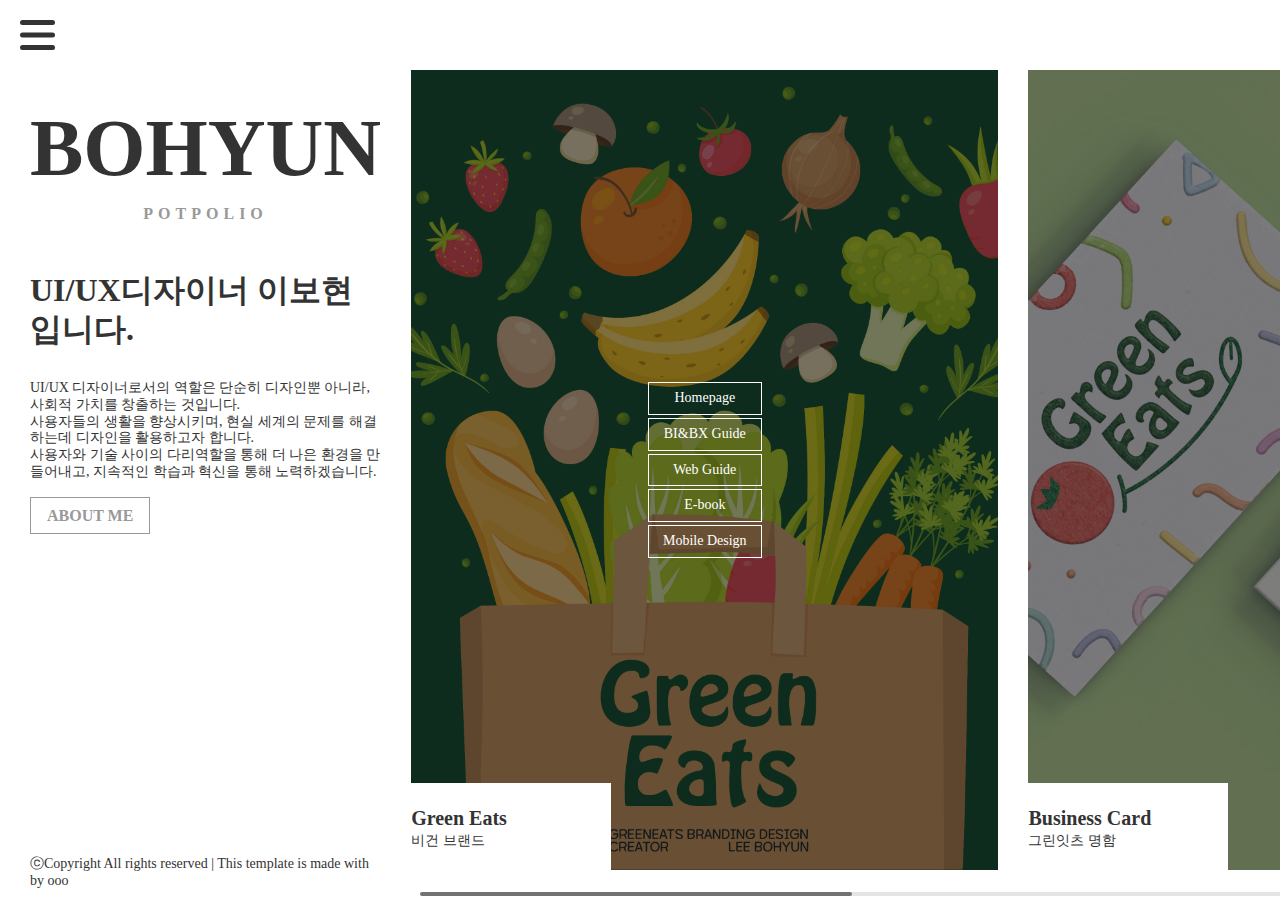
<file: index.html>
<!DOCTYPE html>
<html lang="ko">

<head>
    <meta charset="UTF-8">
    <meta name="viewport" content="width=device-width, initial-scale=1.0">
    <title>포트폴리오</title>
    <!-- font -->
    <link href="https://webfontworld.github.io/pretendard/Pretendard.css" rel="stylesheet">
    <link href="https://webfontworld.github.io/recia/ReciaSerifDisplay.css" rel="stylesheet">

    <!-- css -->
    <link rel="stylesheet" href="https://cdn.jsdelivr.net/npm/swiper@10/swiper-bundle.min.css" />
    <link href="./css/custom.css" rel="stylesheet" type="text/css">
</head>

<body>
    <!-- header -->
    <header>
        <div class="nav">
            <input type="checkbox" id="menuicon">
            <label for="menuicon">
                <span></span>
                <span></span>
                <span></span>
            </label>
            <div class="sidebar">
                <ul>
                    <li><a href="./index.html">home</a></li>
                    <li><a href="./about.html">about me</a></li>
                </ul>
            </div>
        </div>
    </header>
    <!-- ./header -->

    <!-- section -->
    <section>

        <!-- text -->
        <div class="text">
            <h1>BOHYUN</h1>
            <h6>POTPOLIO</h6>
            <h3>UI/UX디자이너 이보현 입니다.</h3>
            <p>UI/UX 디자이너로서의 역할은 단순히 디자인뿐 아니라, 사회적 가치를 창출하는 것입니다. <br>사용자들의 생활을 향상시키며, 현실 세계의 문제를 해결하는데 디자인을 활용하고자 합니다. <br> 사용자와 기술 사이의 다리역할을 통해 더 나은 환경을 만들어내고, 지속적인 학습과 혁신을 통해 노력하겠습니다. 
            </p>
            <a href="./about.html">about me</a>

            <p class="copy">ⓒCopyright All rights reserved | This template is made with by ooo</p>
        </div>
        <!-- ./text -->

        <!-- portfolio -->
        <div class="swiper mySwiper">
            <div class="swiper-wrapper">
                <div class="swiper-slide bg1">
                    <ul>
                        <li><a href="https://bohyun-project.github.io/GreenEats/">Homepage</a></li>
                        <li><a href="./guide/bi.html">BI&BX Guide</a></li>
                        <li><a href="./guide/web.html">Web Guide</a></li>
                        <li><a href="./Ebook/ebook.html">E-book</a></li>
                        <li><a href="https://xd.adobe.com/view/3bd03534-9a86-40ca-aa7c-324b043b4f8b-6e83/screen/8151b9ef-4cf8-4dd4-a29b-a05e758ffefe/">Mobile Design</a></li>
                        <!-- <li><a href="#">Video</a></li> -->
                    </ul>
                    <div class="brand">
                        <h2>Green Eats</h2>
                        <p>비건 브랜드</p>
                    </div>
                </div>
                <div class="swiper-slide bg2">
                    <ul>
                        <li><a href="#none">Artwork</a></li>
                    </ul>
                    <div class="brand">
                        <h2>Business Card</h2>
                        <p>그린잇츠 명함</p>
                    </div>
                </div>
                <div class="swiper-slide bg3">
                    <ul>
                        <li><a href="#none">Artwork</a></li>
                    </ul>
                    <div class="brand">
                        <h2>Coupon</h2>
                        <p>스탬프 쿠폰</p>
                    </div>
                </div>
            </div>
            <div class="swiper-scrollbar"></div>
        </div>
        <!-- ./portfolio -->

    </section>
    <!-- ./section -->

    <!-- artwork popup1 -->
    <div class="popup pop1">
        <div class="popup_in">
            <img src="./images/namecard.jpg" alt="2">
        </div>
        <a href="#non3">x</a>
    </div>
    <!-- ./artwork popup1 -->

    <!-- artwork popup2 -->
    <div class="popup pop2">
        <div class="popup_in">
            <img src="./images/coupon.jpg" alt="3">
        </div>
        <a href="#non3">x</a>
    </div>
    <!-- ./artwork popup2 -->


    <!-- js -->
    <script src="https://code.jquery.com/jquery-3.7.1.min.js"></script>
    <script src="https://cdn.jsdelivr.net/npm/swiper@10/swiper-bundle.min.js"></script>
    <script type='text/javascript' src='./script/custom.js'></script>
</body>

</html>
</file>
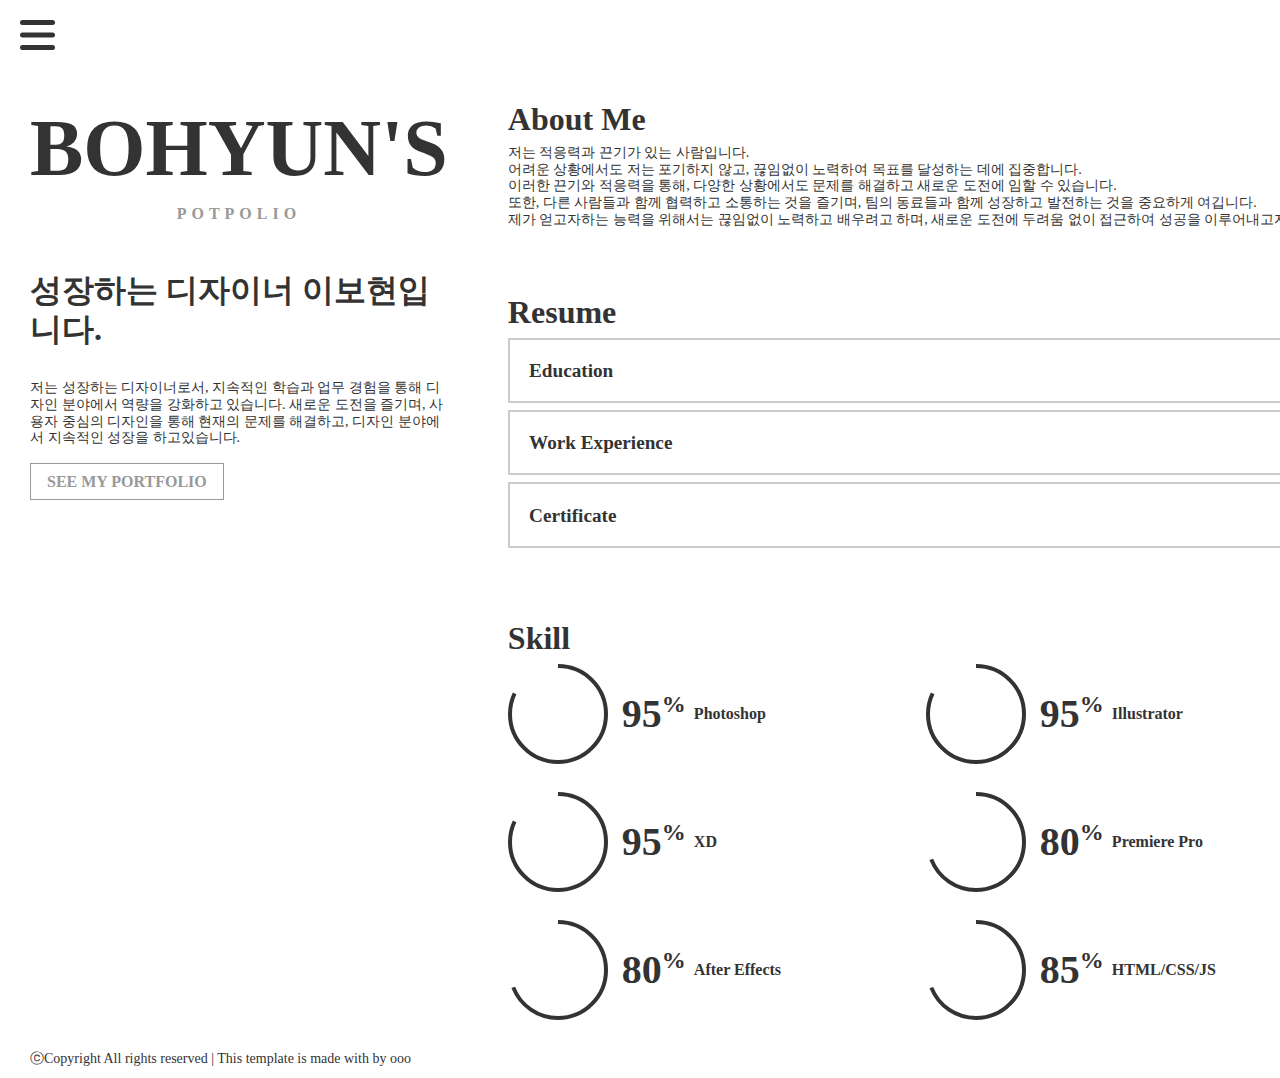
<file: about.html>
<!DOCTYPE html>
<html lang="ko">

<head>
    <meta charset="UTF-8">
    <meta name="viewport" content="width=device-width, initial-scale=1.0">
    <title>포트폴리오</title>
    <!-- font -->
    <link href="https://webfontworld.github.io/pretendard/Pretendard.css" rel="stylesheet">
    <link href="https://webfontworld.github.io/recia/ReciaSerifDisplay.css" rel="stylesheet">

    <!-- css -->
    <link href="./css/custom.css" rel="stylesheet" type="text/css">
</head>

<body>
    <!-- header -->
    <header>
        <div class="nav">
            <input type="checkbox" id="menuicon">
            <label for="menuicon">
                <span></span>
                <span></span>
                <span></span>
            </label>
            <div class="sidebar">
                <ul>
                    <li><a href="index.html">home</a></li>
                    <li><a href="about.html">about me</a></li>
                </ul>
            </div>
        </div>
    </header>
    <!-- ./header -->

    <!-- section -->
    <section class="about_section">

        <!-- text -->
        <div class="text">
            <h1>bohyun's</h1>
            <h6>POTPOLIO</h6>
            <h3>성장하는 디자이너 이보현입니다.</h3>
            <p>저는 성장하는 디자이너로서, 지속적인 학습과 업무 경험을 통해 디자인 분야에서 역량을 강화하고 있습니다. 
                새로운 도전을 즐기며, 사용자 중심의 디자인을 통해 현재의 문제를 해결하고, 디자인 분야에서 지속적인 성장을 하고있습니다. 
            </p>
            <a href="./index.html">see my portfolio</a>

            <p class="copy">ⓒCopyright All rights reserved | This template is made with by ooo</p>
        </div>
        <!-- ./text -->

        <!-- about -->
        <div class="about">
            <h1>About Me</h1>
            <p>저는 적응력과 끈기가 있는 사람입니다. <br>
            어려운 상황에서도 저는 포기하지 않고, 끊임없이 노력하여 목표를 달성하는 데에 집중합니다. <br>
        이러한 끈기와 적응력을 통해, 다양한 상황에서도 문제를 해결하고 새로운 도전에 임할 수 있습니다. <br>
    또한, 다른 사람들과 함께 협력하고 소통하는 것을 즐기며, 팀의 동료들과 함께 성장하고 발전하는 것을 중요하게 여깁니다. <br>
제가 얻고자하는 능력을 위해서는 끊임없이 노력하고 배우려고 하며, 새로운 도전에 두려움 없이 접근하여 성공을 이루어내고자 합니다. </p>

            <h1>Resume</h1>
            <ul class="resume">
                <li>
                    <h2>Education <span>〉</span></h2>
                    <div>
                        <h3>부산외국어대학교</h3>
                        <p>국제무역마케팅 전공 <br>
                        스페인어학과 전공 <br>
                    2023.08.18 졸업</p>
                        <h3>기장고등학교</h3>
                        <p>2015~2018 졸업</p>
                    </div>
                </li>
                <li>
                    <h2>Work Experience <span>〉</span></h2>
                    <div>
                        <h3>캡스톤 디자인</h3>
                        <p>2019.09~ <br>
                            교내 3등 
                        </p>
                        <!-- <h3>Company Name</h3> -->
                        <!-- <p>Lorem ipsum dolor sit amet consectetur adipisicing elit. Culpa quisquam suscipit alias labore
                            quibusdam. Eaque incidunt ratione reiciendis, voluptatum consectetur quam ab officiis sed.
                            Dolorum beatae provident vero modi amet.</p> -->
                    </div>
                </li>
                <li>
                    <h2>Certificate <span>〉</span></h2>
                    <div>
                        <h3>컴퓨터활용능력 2급</h3>
                        <p>2023.04.06</p>
                        <!-- <h3>Certification name</h3> -->
                        <!-- <p>Lorem ipsum dolor sit amet consectetur adipisicing elit. Culpa quisquam suscipit alias labore
                            quibusdam. Eaque incidunt ratione reiciendis, voluptatum consectetur quam ab officiis sed.
                            Dolorum beatae provident vero modi amet.</p> -->
                    </div>
                </li>
            </ul>

            <h1>Skill</h1>
            <ul class="skill">
                <li>
                    <div class="chart" data-percent="95"></div>
                    <h4>95<span>%</span></h4>
                    <h5>Photoshop</h5>
                </li>
                <li>
                    <div class="chart" data-percent="95"></div>
                    <h4>95<span>%</span></h4>
                    <h5>Illustrator</h5>
                </li>
                <li>
                    <div class="chart" data-percent="95"></div>
                    <h4>95<span>%</span></h4>
                    <h5>XD</h5>
                </li>
                <li>
                    <div class="chart" data-percent="80"></div>
                    <h4>80<span>%</span></h4>
                    <h5>Premiere Pro</h5>
                </li>
                <li>
                    <div class="chart" data-percent="80"></div>
                    <h4>80<span>%</span></h4>
                    <h5>After Effects</h5>
                </li>
                <li>
                    <div class="chart" data-percent="80"></div>
                    <h4>85<span>%</span></h4>
                    <h5>HTML/CSS/JS</h5>
                </li>
            </ul>
        </div>
        <!-- ./about -->

    </section>
    <!-- ./section -->

    <!-- js -->
    <script src="https://cdnjs.cloudflare.com/ajax/libs/jquery/3.4.1/jquery.min.js"></script>
    <script src="./script/jquery.easypiechart.min.js"></script>
    <script src='./script/custom.js'></script>
</body>

</html>
</file>
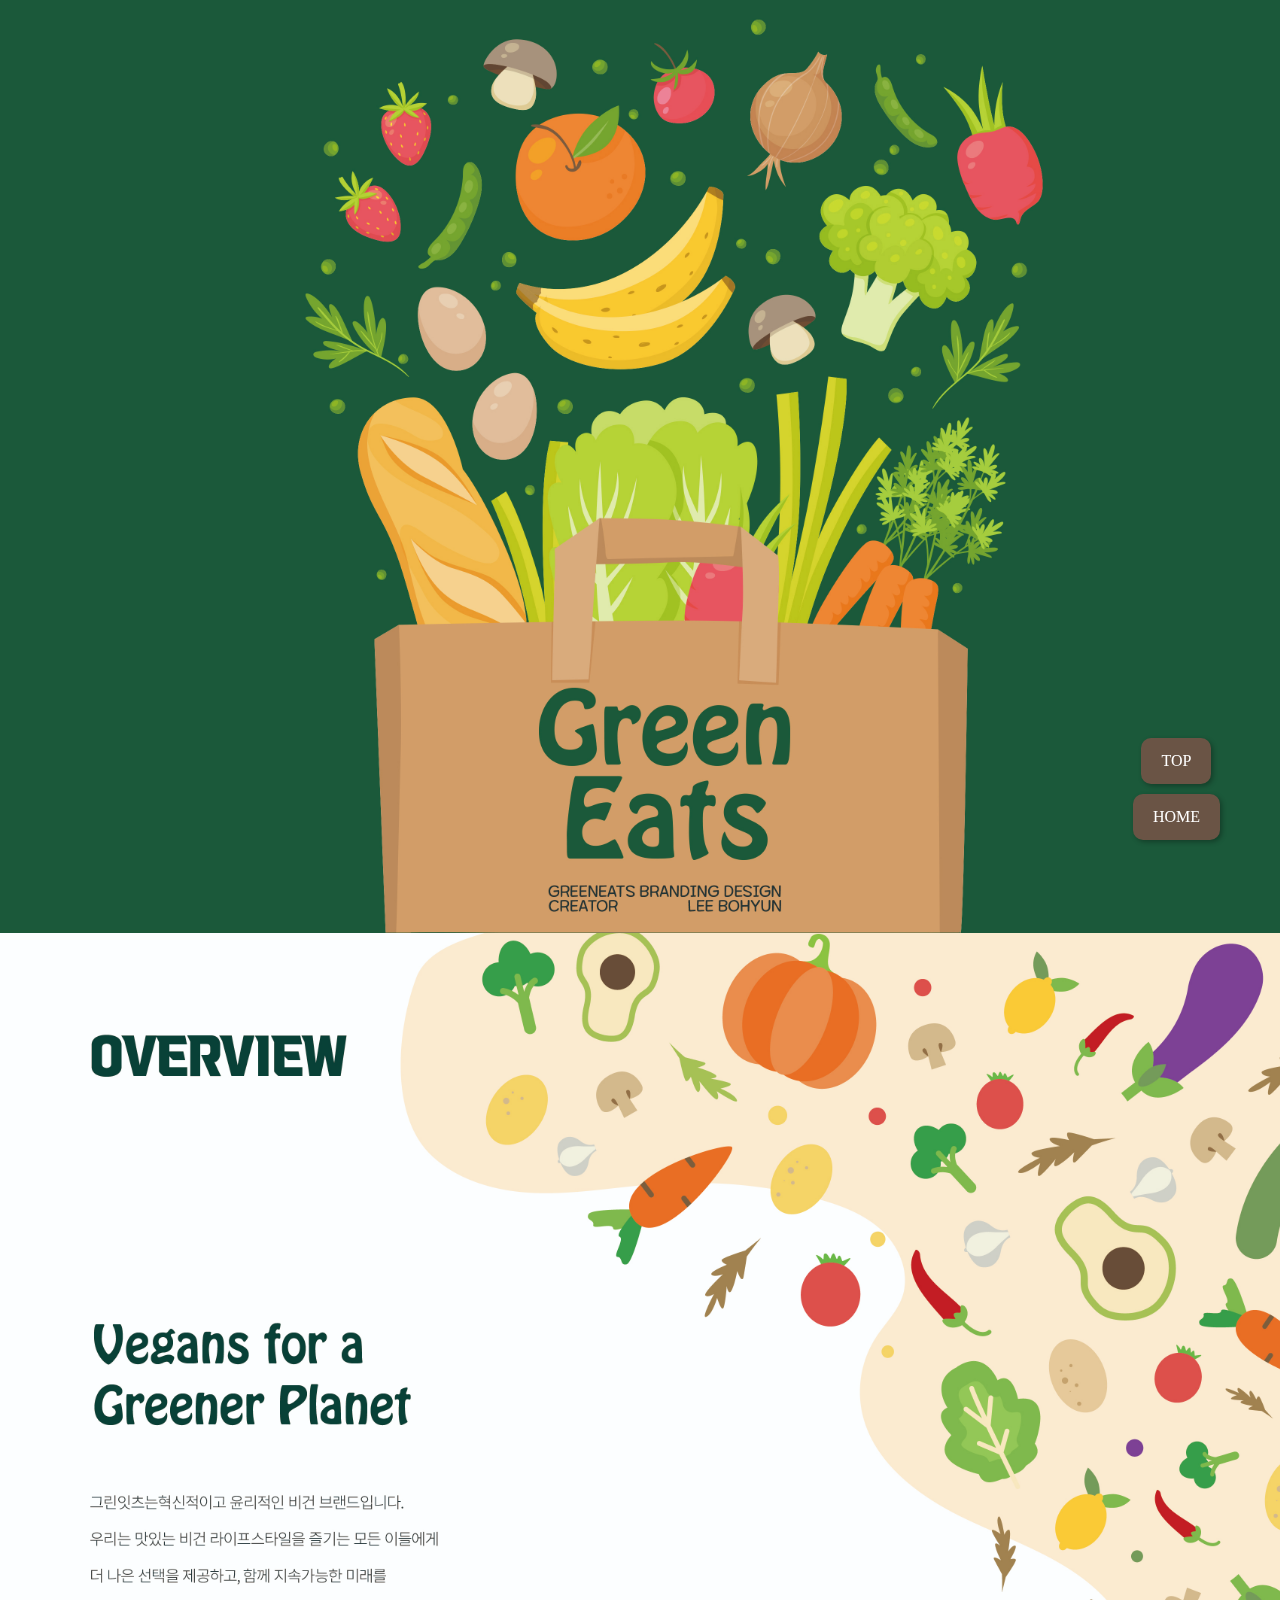
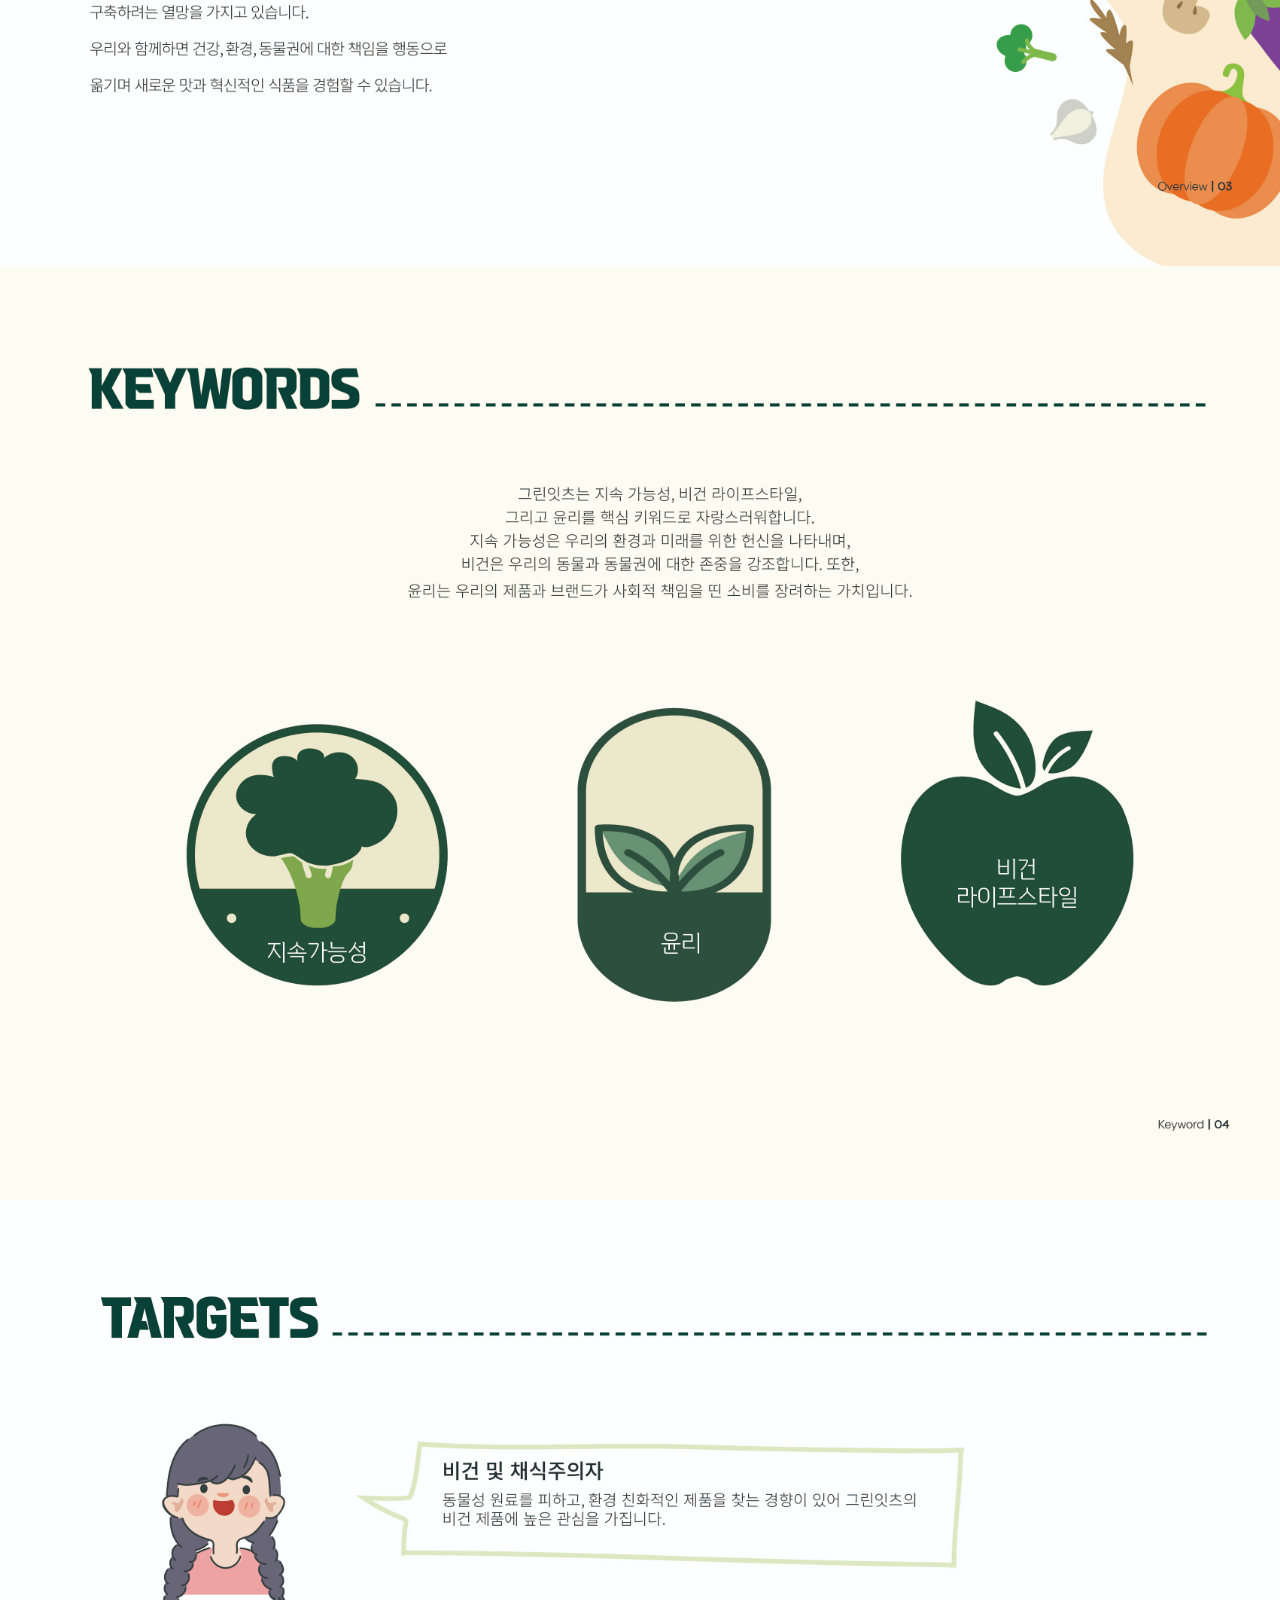
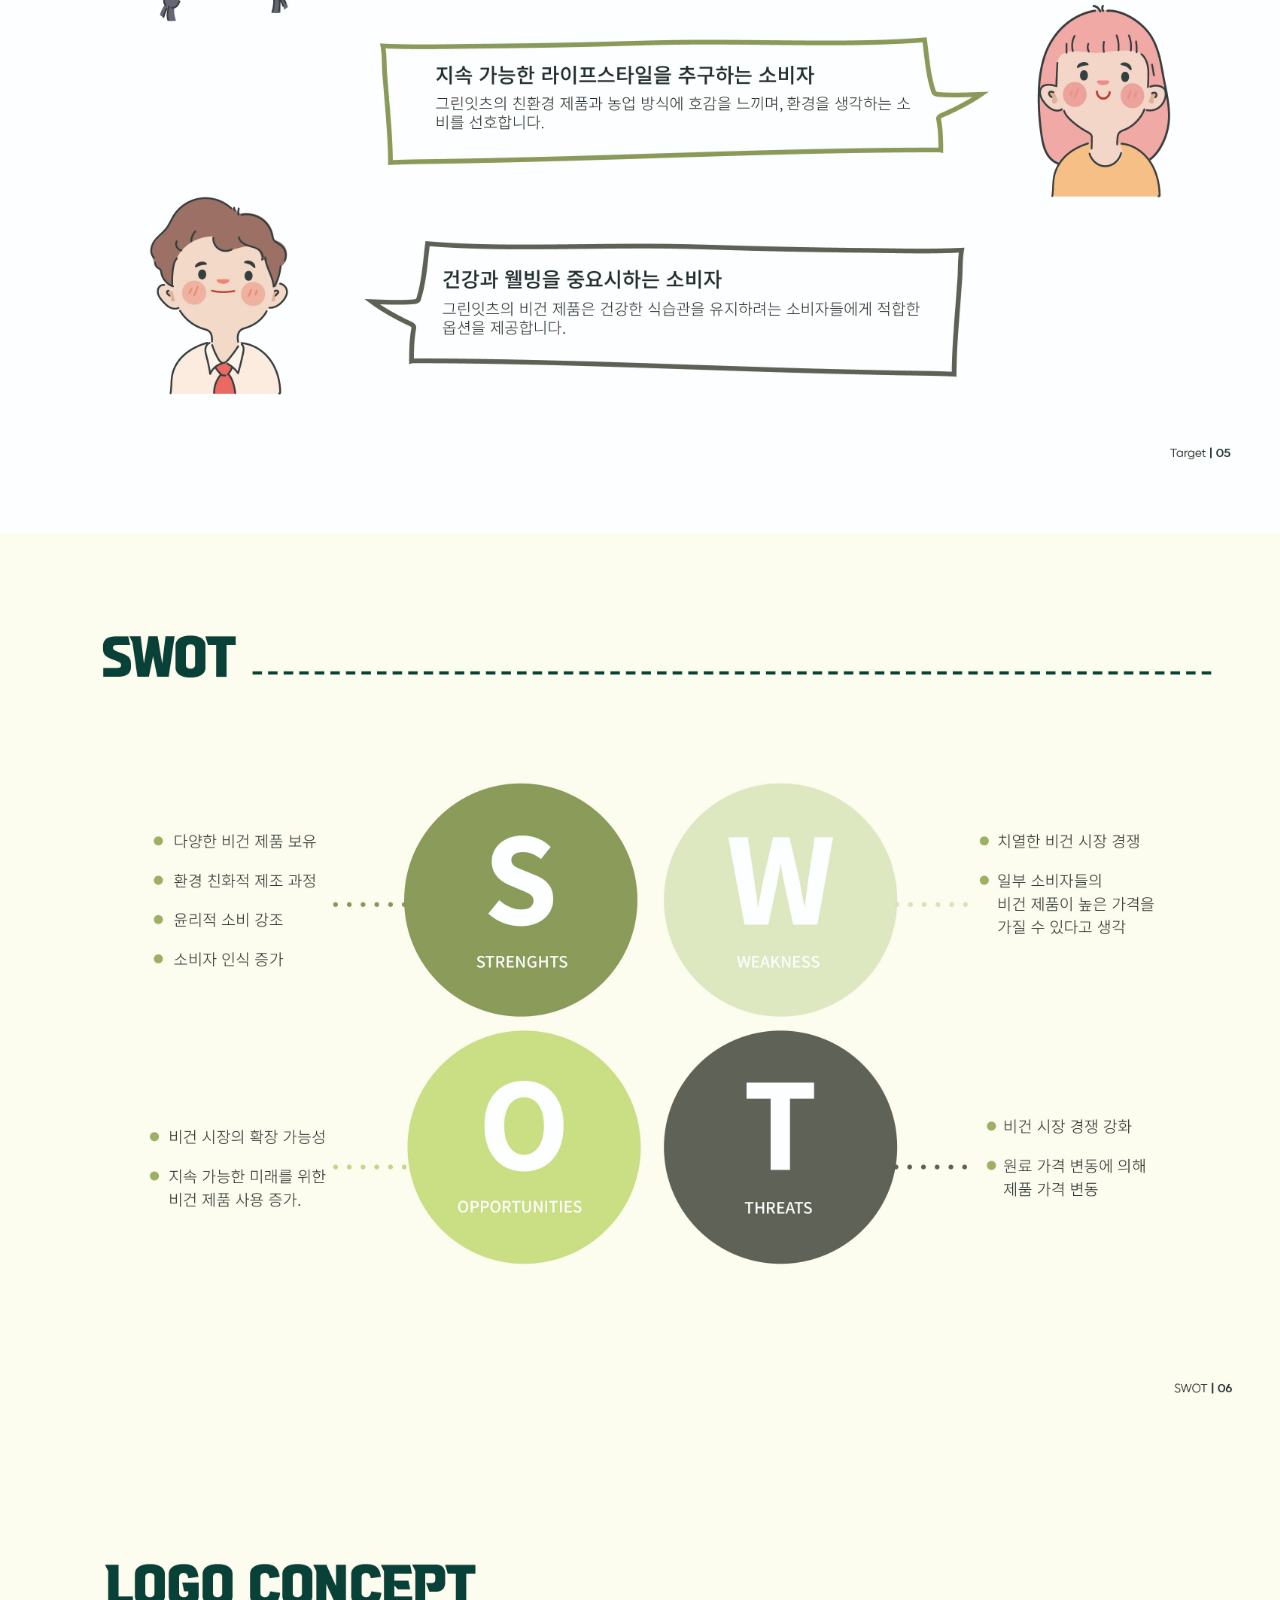
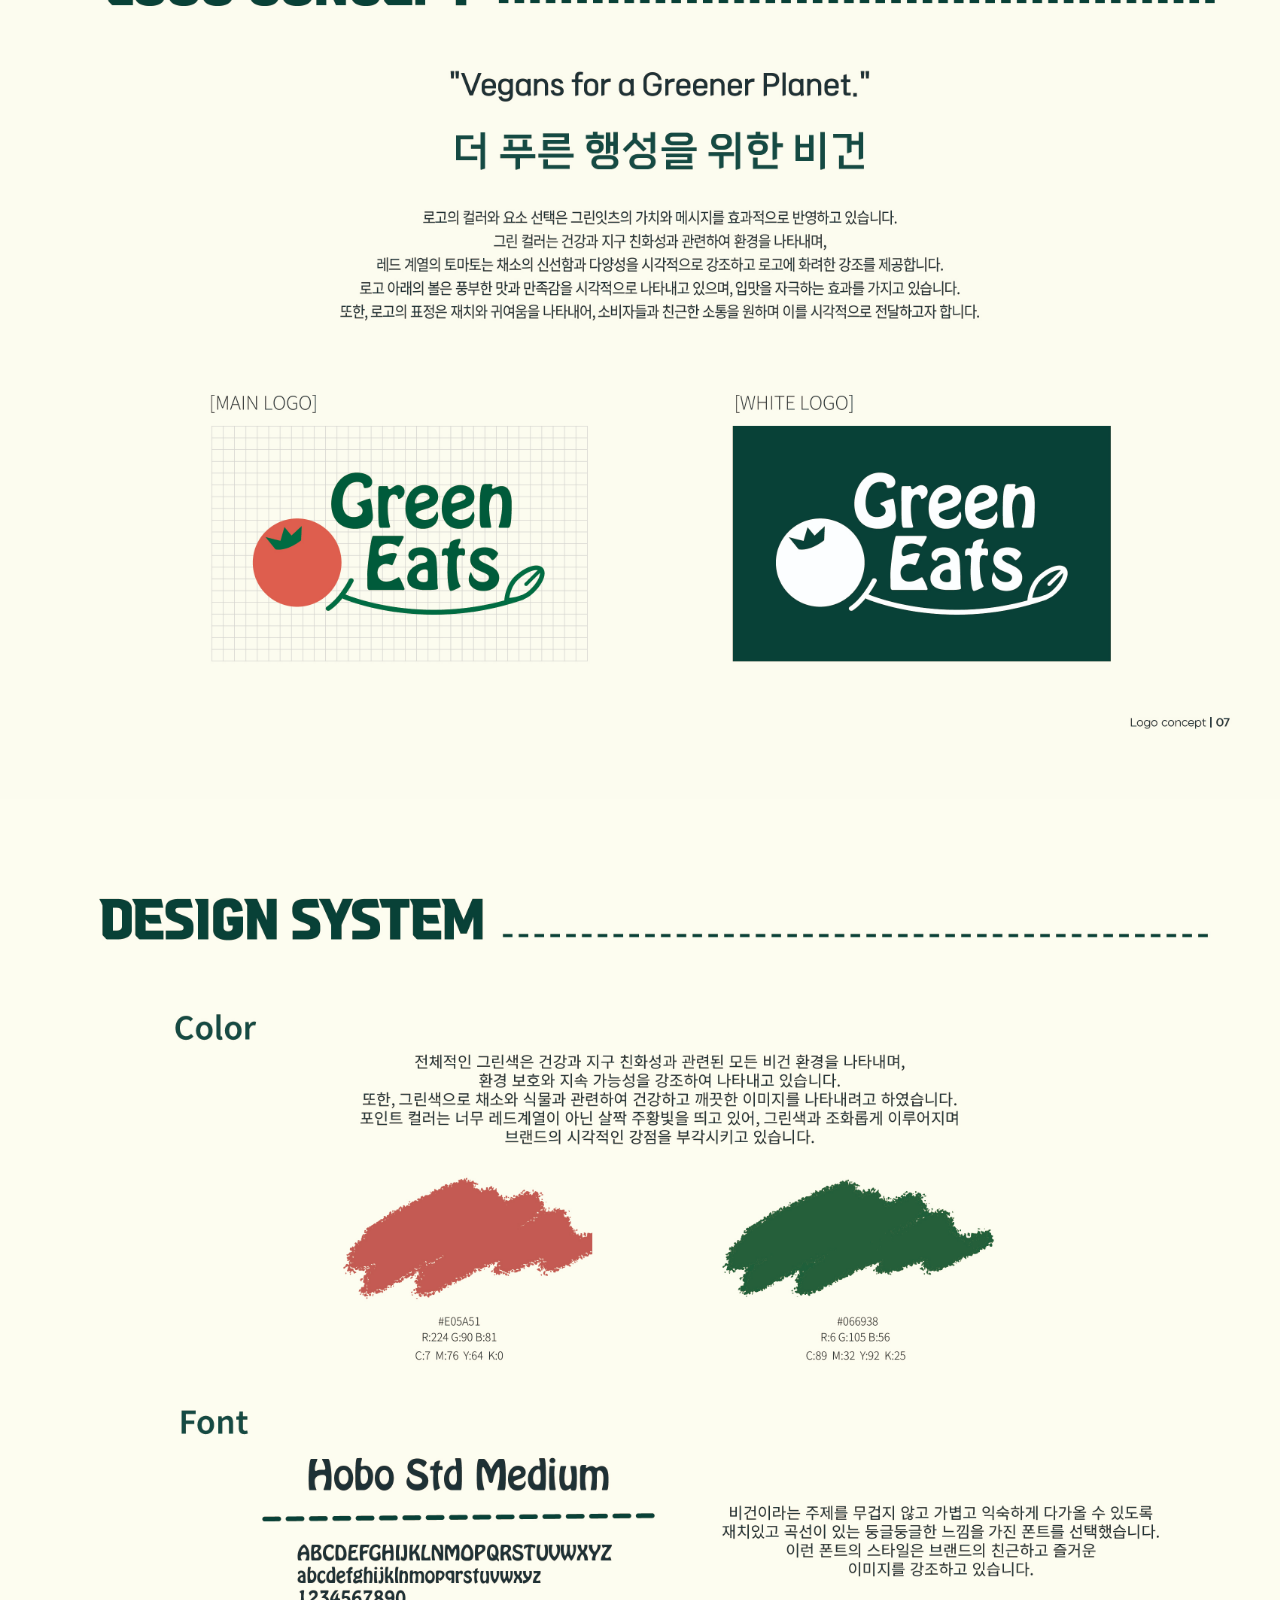
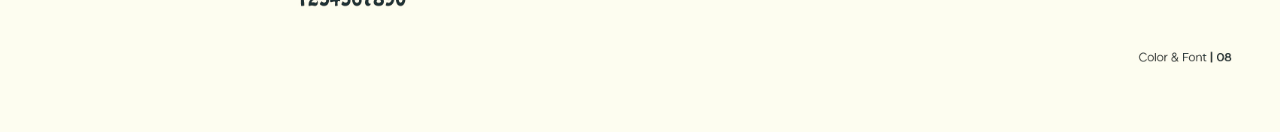
<file: guide/bi.html>
<!DOCTYPE html>
<html lang="ko">
<head>
    <meta charset="UTF-8">
    <meta http-equiv="X-UA-Compatible" content="IE=edge">
    <meta name="viewport" content="width=1400">
    <title>브랜드명</title>
    <link rel="stylesheet" href="./guide.css">
</head>
<body>
    <div class="brand1">
        <!-- bi 이미지 넣기(너비 1320px) -->
        <!-- <img src="./guide_img/1.jpg" alt="FA;MILY 표지"> -->
        <img src="./guide_img/2.jpg" alt="OVERVIEW">
        <img src="./guide_img/3.jpg" alt="BRAND NAME">
        <img src="./guide_img/4.jpg" alt="경쟁사 분석">
        <img src="./guide_img/5.jpg" alt="SWOT">
        <img src="./guide_img/6.jpg" alt="KEYWORD">
        <img src="./guide_img/7.jpg" alt="PERSONA">
        <img src="./guide_img/8.jpg" alt="LOGO">
        

        <!-- 버튼 -->
        <ul class="btn_1">
			<li><a href="#">TOP</a></li>
			<li><a href="../index.html">HOME</a></li>
		</ul>
    </div>
</body>
</html>
</file>
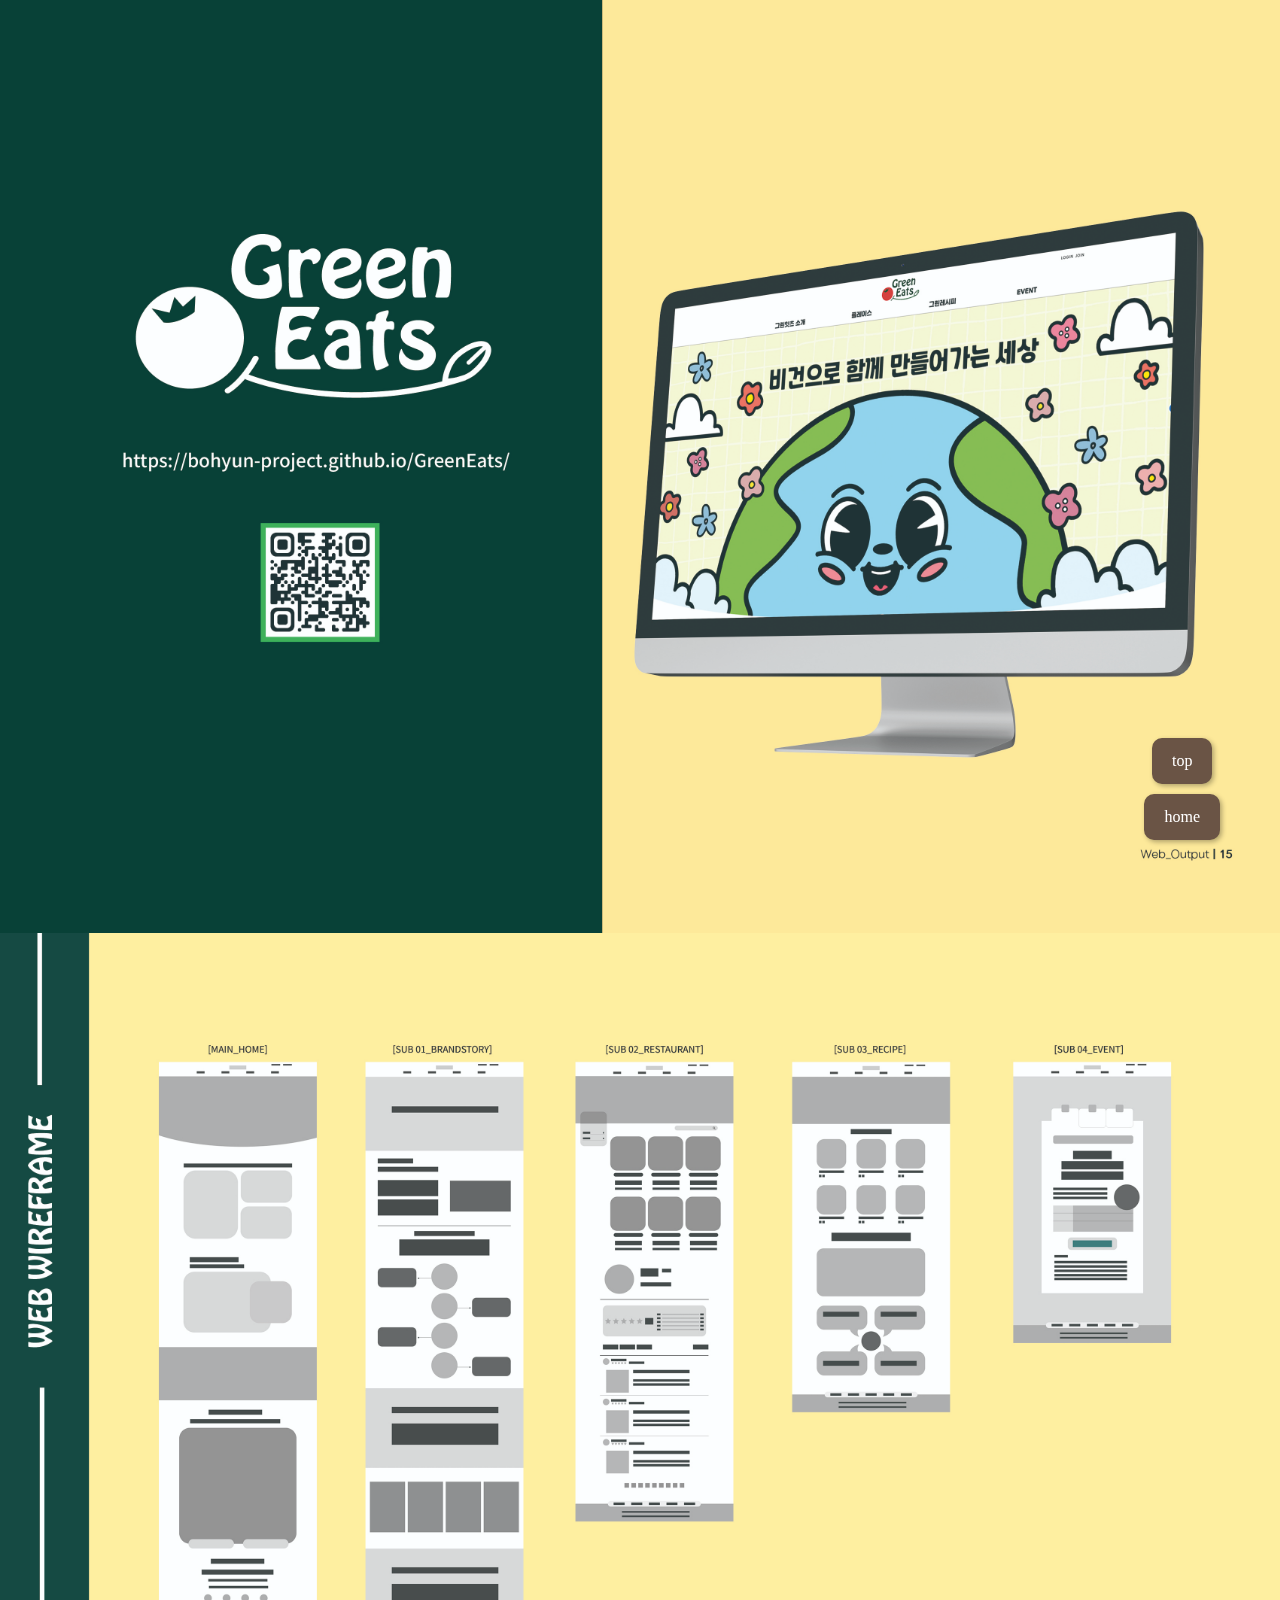
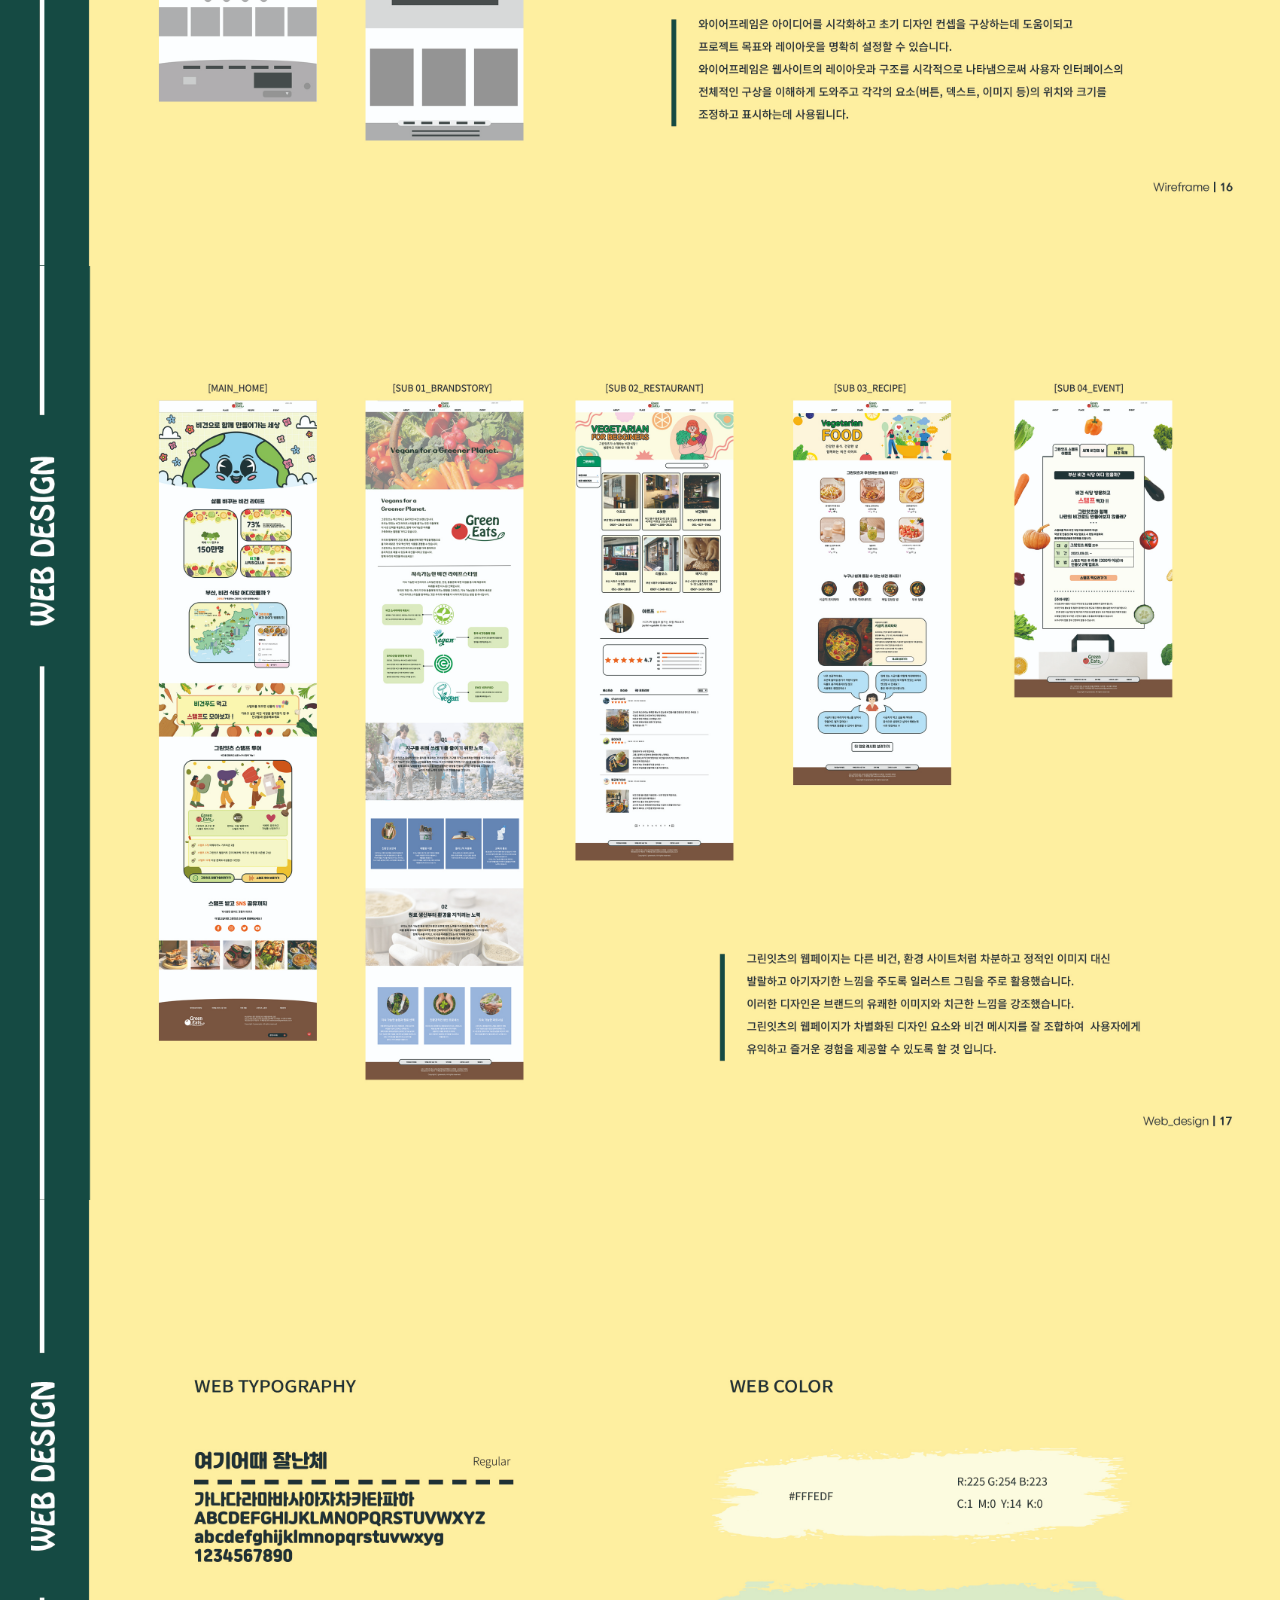
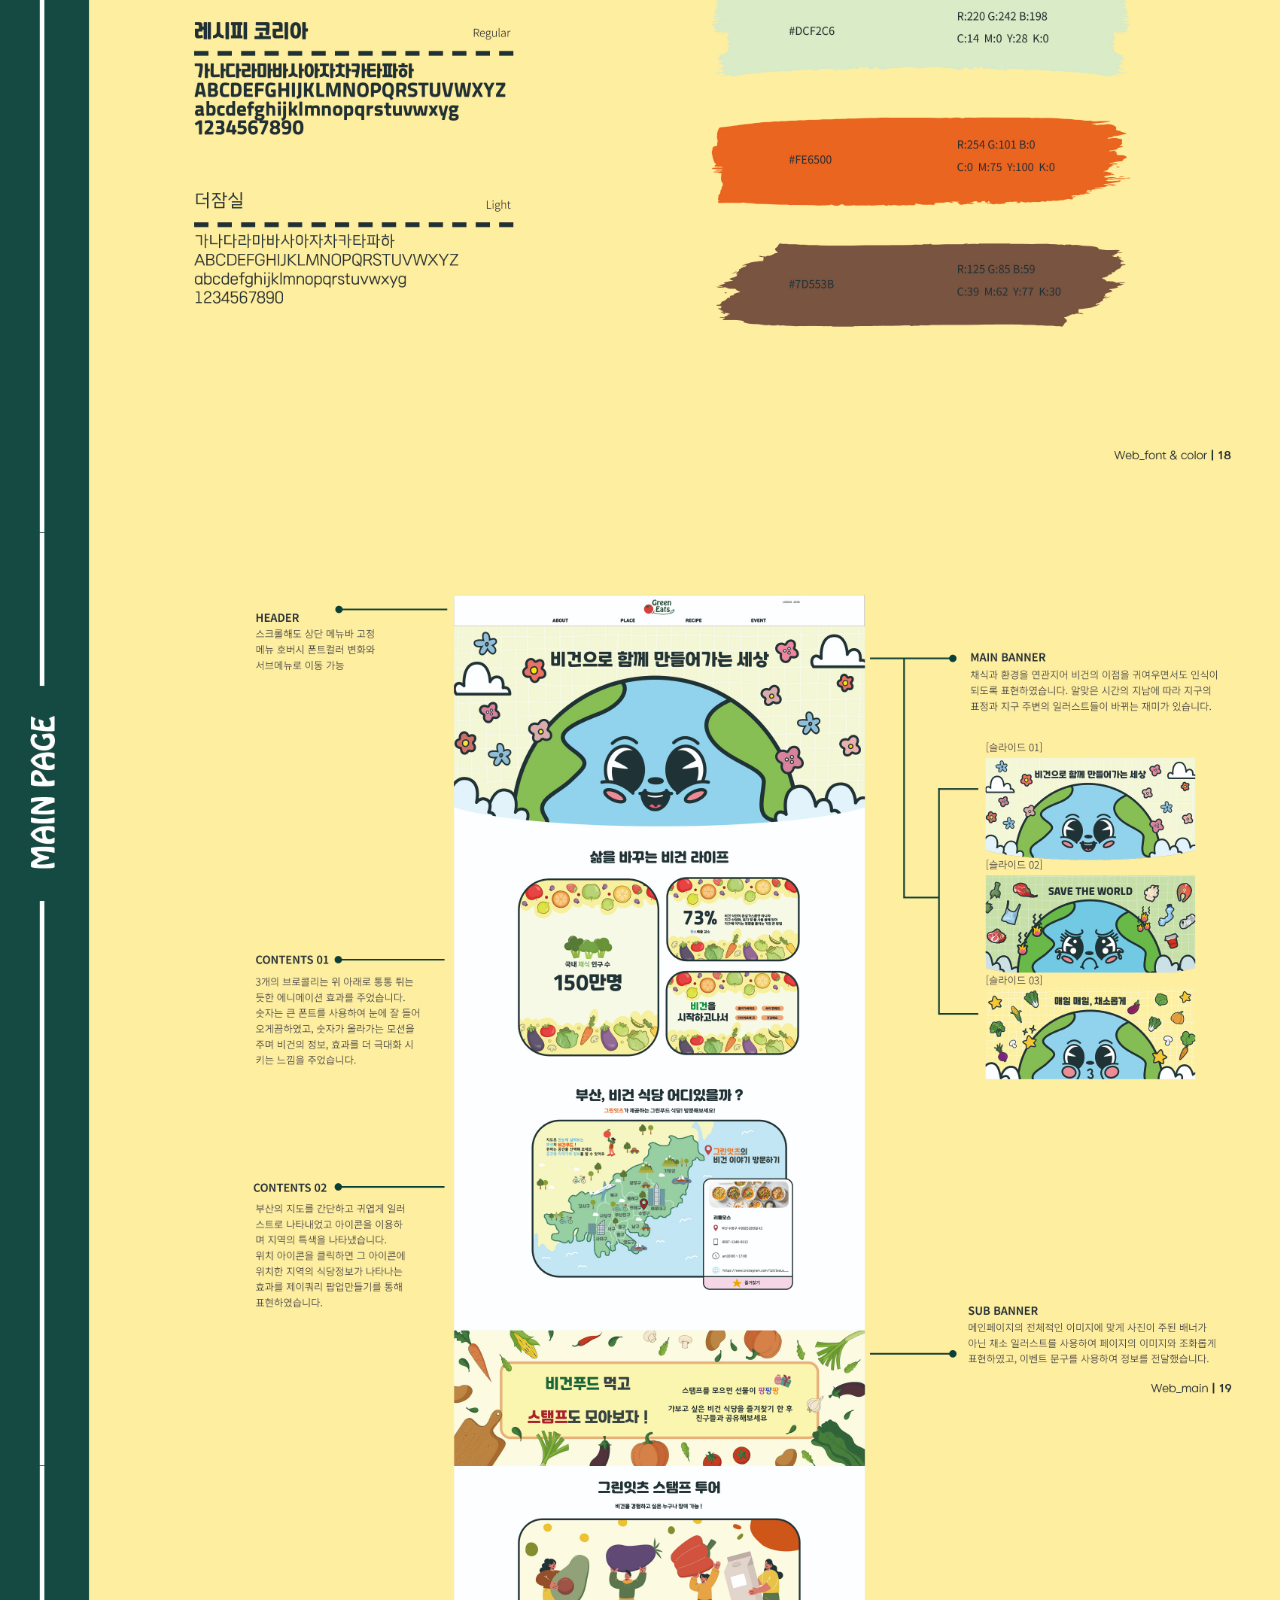
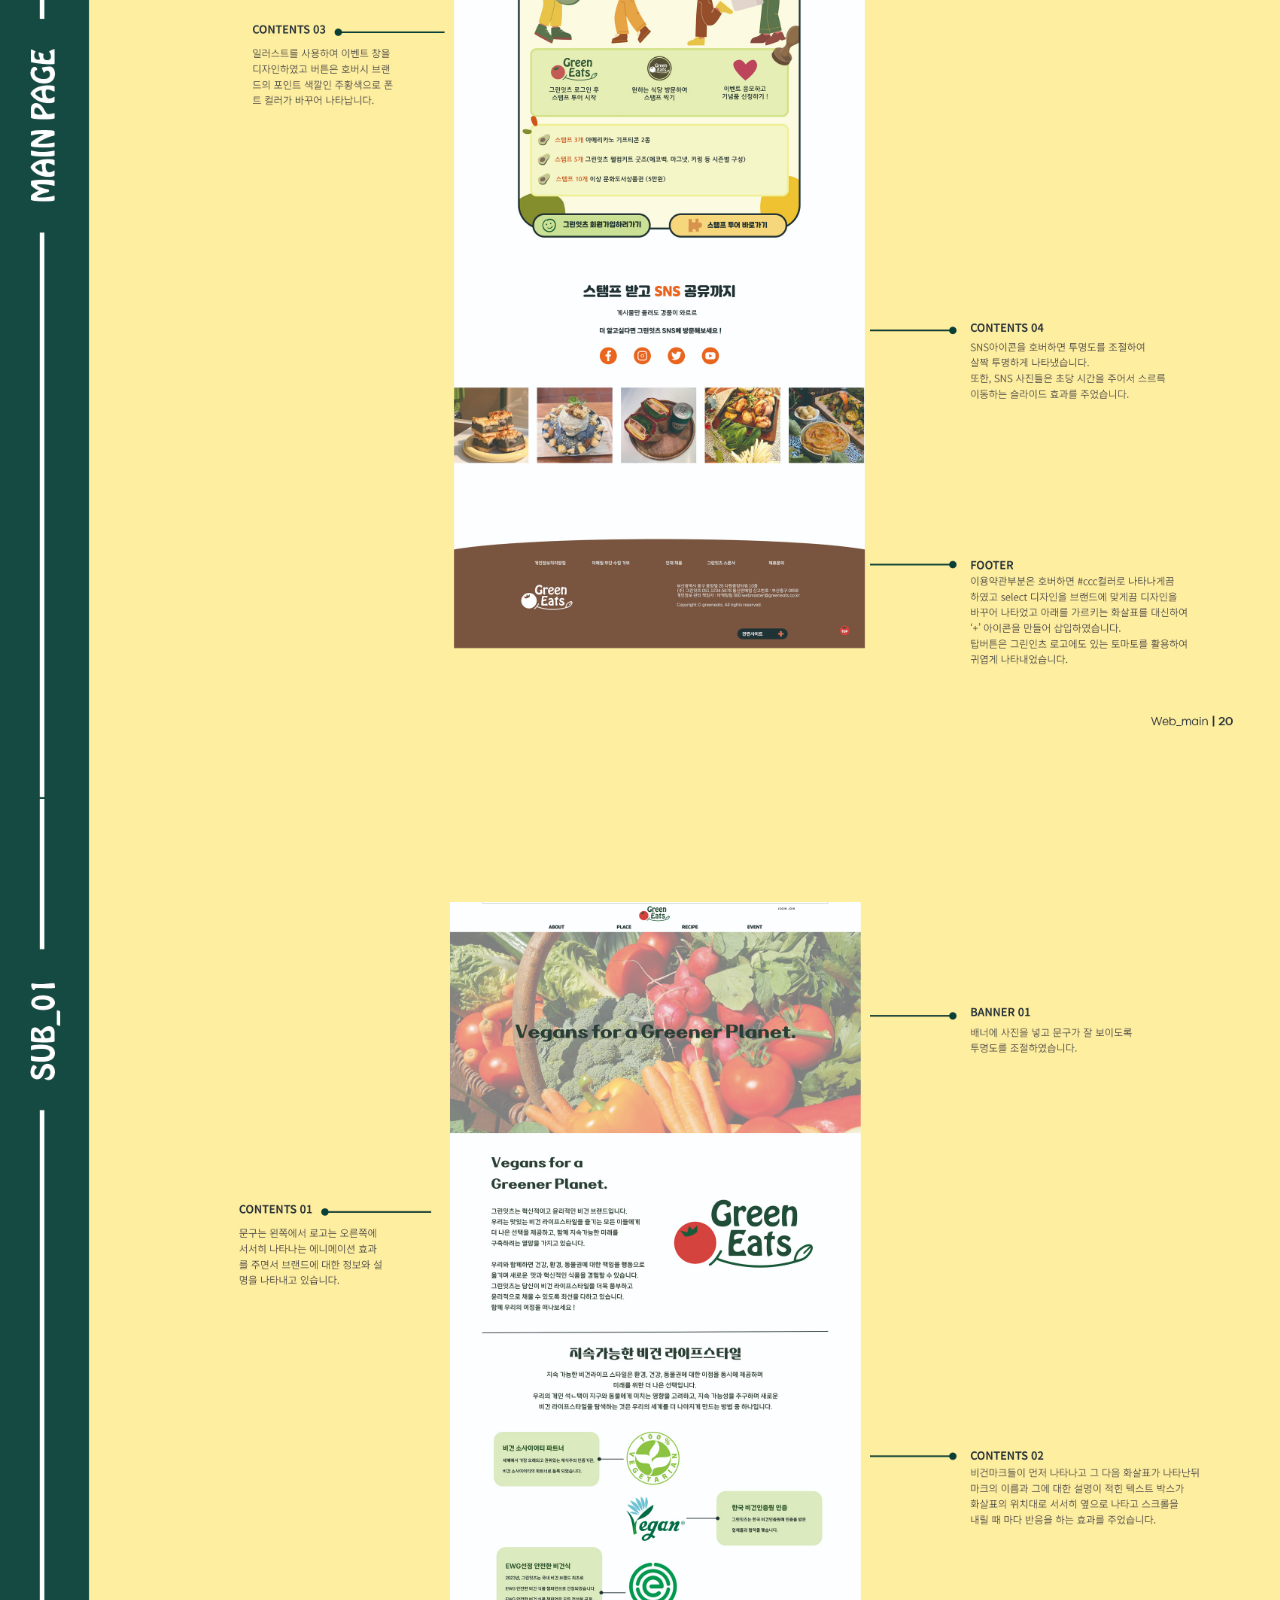
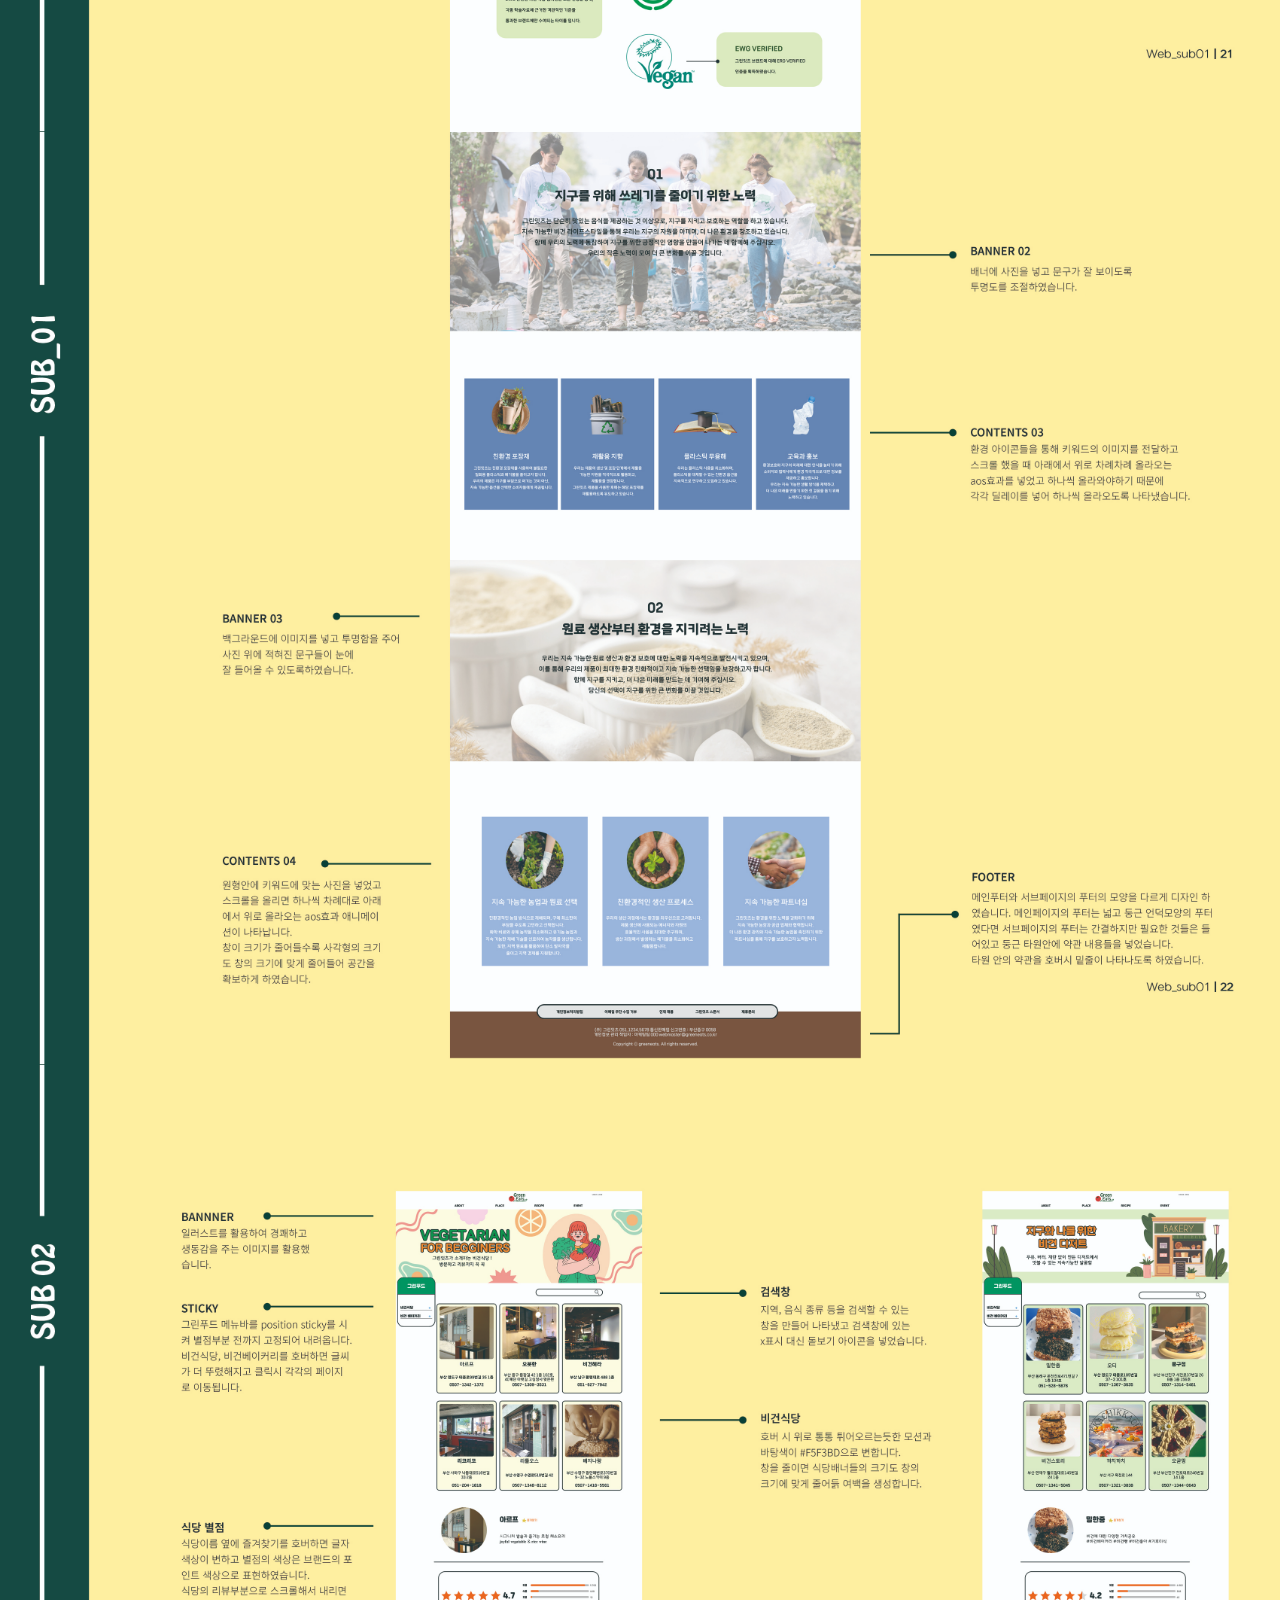
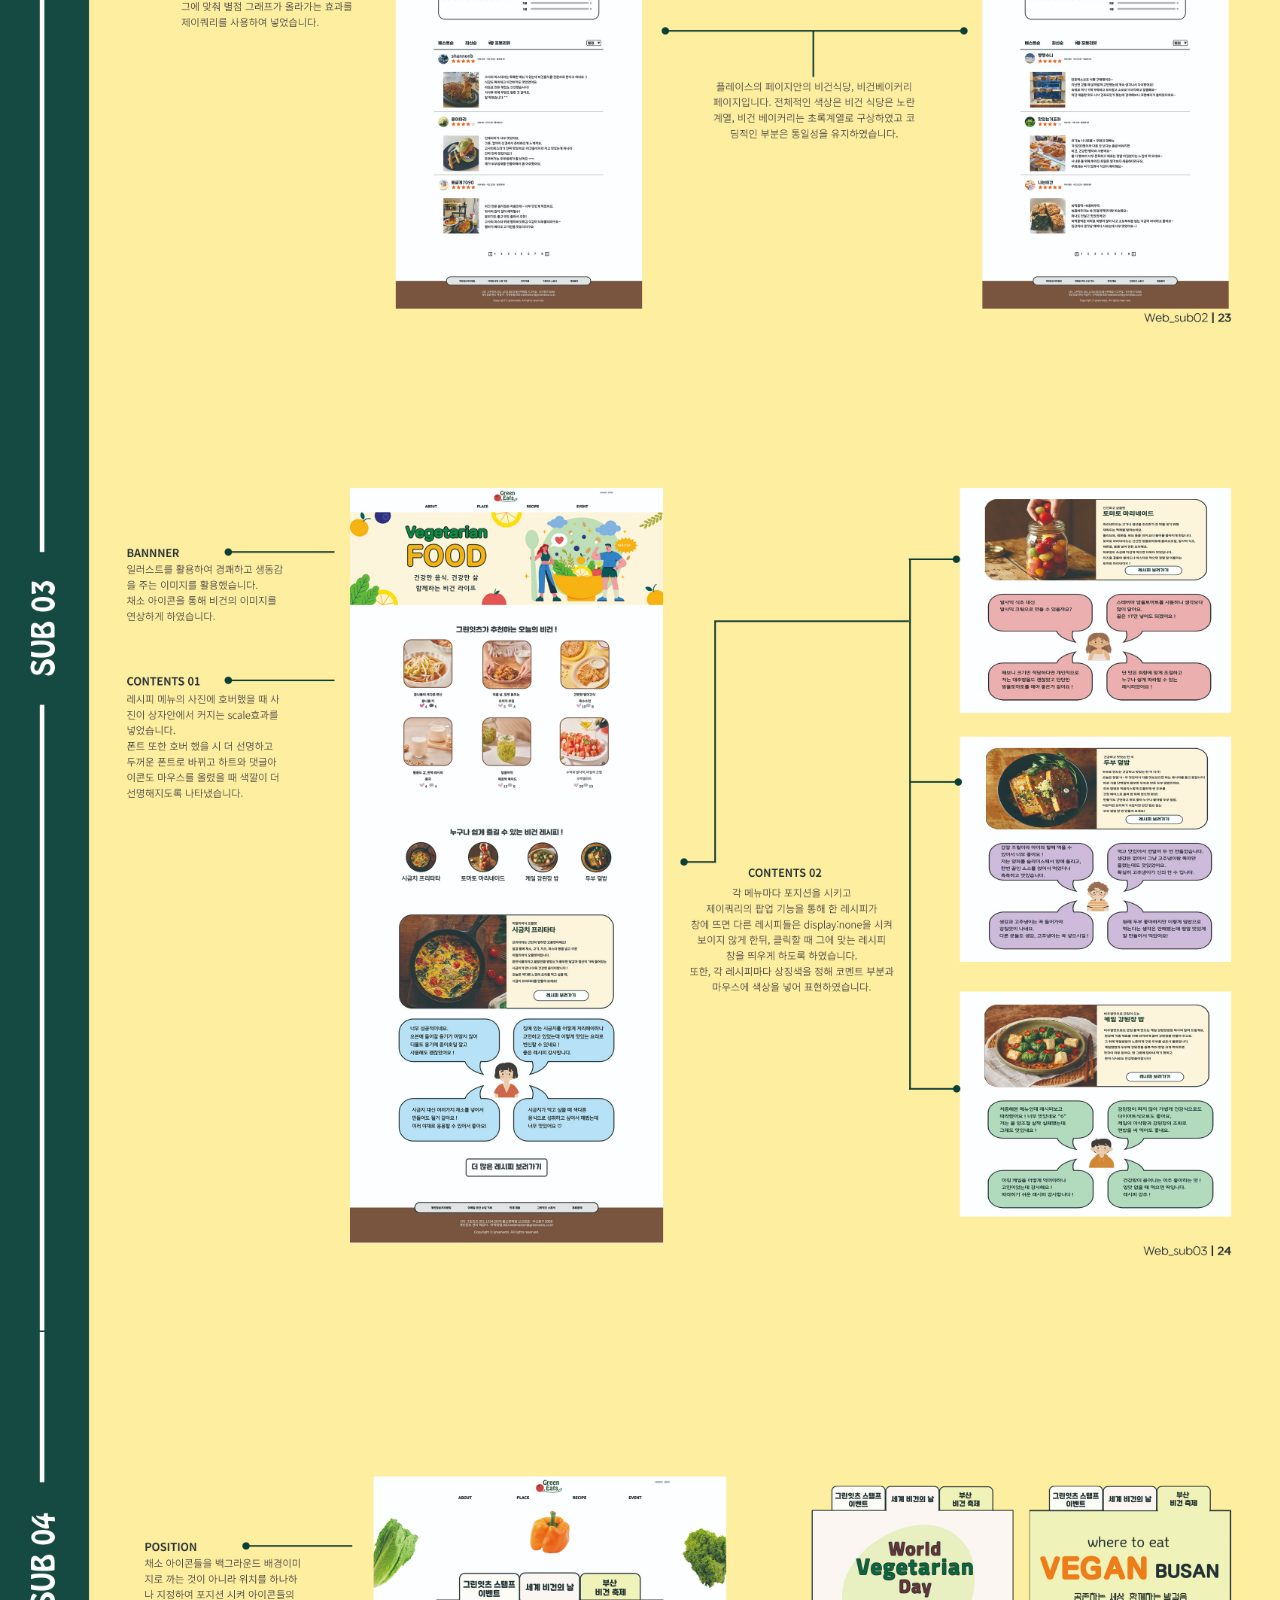
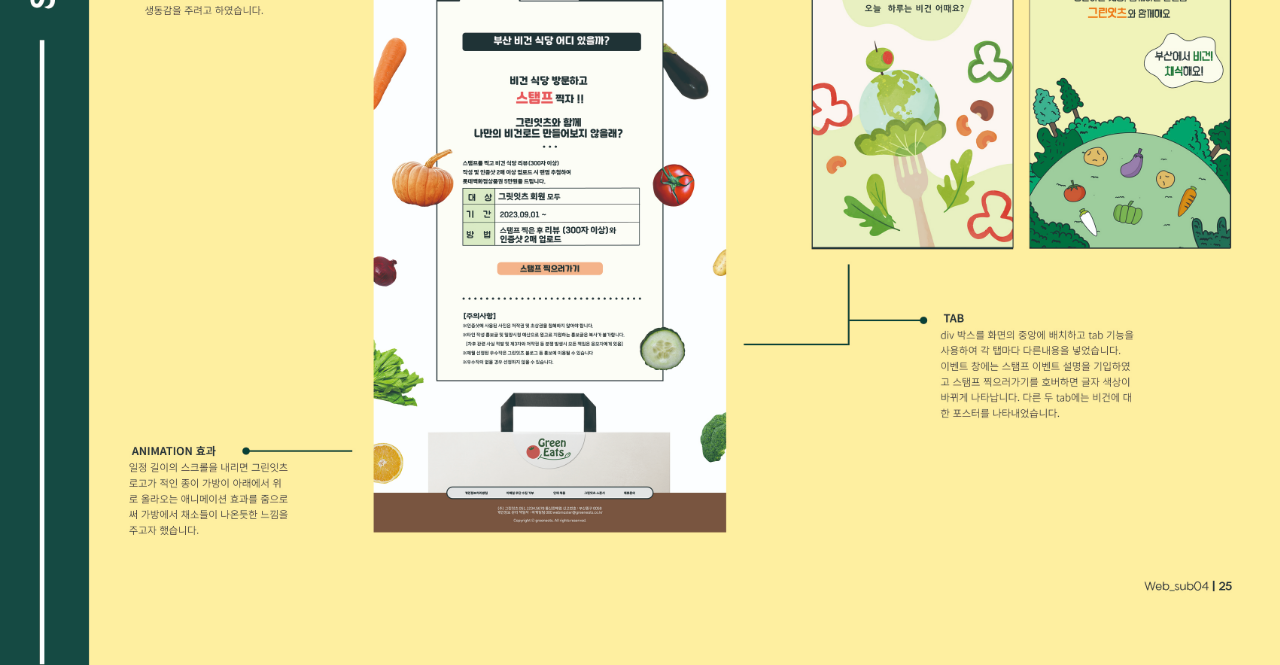
<file: guide/web.html>
<!DOCTYPE html>
<html lang="ko">
<head>
    <meta charset="UTF-8">
    <meta http-equiv="X-UA-Compatible" content="IE=edge">
    <meta name="viewport" content="width=1400">
    <title>브랜드명</title>
    <link rel="stylesheet" href="./guide.css">
</head>
<body>
    <div class="brand1">
        <img src="./web_img/1.jpg" alt="웹가이드 앞표지">
        <img src="./web_img/2.jpg" alt="웹디자인 컨셉, 폰트, 컬러">
        <img src="./web_img/3.jpg" alt="웹 사이트맵">
        <img src="./web_img/4.jpg" alt="와이어프레임">
        <img src="./web_img/5.jpg" alt="시안">
        <img src="./web_img/6.jpg" alt="웹페이지설명">
        <img src="./web_img/7.jpg" alt="웹페이지설명">
        <img src="./web_img/8.jpg" alt="웹페이지설명">
        <img src="./web_img/9.jpg" alt="웹페이지설명">
        <img src="./web_img/10.jpg" alt="웹페이지설명">
        <img src="./web_img/11.jpg" alt="웹페이지 뒷표지">

        <!-- 버튼 -->
        <ul class="btn_1">
			<li><a href="#">top</a></li>
			<li><a href="../index.html">home</a></li>
		</ul>
    </div>
</body>
</html>
</file>
<file: css/custom.css>
* {
	margin: 0;
	padding: 0;
}

ul {
	list-style: none;
}

a {
	text-decoration: none;
	color: #333;
}

body {
	font-family: 'Pretendard', 'ReciaSerifDisplay';
	font-size: 14px;
	line-height: 1.2;
	color: #333;
}

/* header */
header {
	width: 100%;
	position: fixed;
	left: 0px;
	top: 0px;
	z-index: 100;
	background: #fff;
	padding: 20px;
	box-sizing: border-box;
}

input[id="menuicon"] {
	display: none;
}

/*메뉴 아이콘 버튼 크기, 위치*/
input[id="menuicon"]+label {
	display: block;
	width: 35px;
	height: 30px;
	position: relative;
	z-index: 100;
	transition: all 0.5s;
	cursor: pointer;
}

/*메뉴 버튼 클릭했을 때 X버튼 색상*/
input[id="menuicon"]:checked+label span {
	background: #fff;
}

/*메뉴 세줄 버튼*/
input[id="menuicon"]+label span {
	display: block;
	position: absolute;
	width: 100%;
	height: 5px;
	border-radius: 30px;
	background: #333;
	transition: all 0.5s;
}

input[id="menuicon"]+label span:nth-child(1) {
	top: 0;
}

input[id="menuicon"]+label span:nth-child(2) {
	top: 50%;
	transform: translateY(-50%);
}

input[id="menuicon"]+label span:nth-child(3) {
	bottom: 0;
}

/*메뉴 버튼 클릭했을 때 세줄버튼에서 X버튼으로 바뀌는 모습*/
input[id="menuicon"]:checked+label span:nth-child(1) {
	top: 50%;
	transform: translateY(-50%) rotate(45deg);
}

input[id="menuicon"]:checked+label span:nth-child(2) {
	opacity: 0;
}

input[id="menuicon"]:checked+label span:nth-child(3) {
	bottom: 50%;
	transform: translateY(50%) rotate(-45deg);
}

/*메뉴 창*/
.sidebar {
	width: 50%;
	height: 100%;
	background: #222;
	position: fixed;
	top: 0;
	left: -100%;
	z-index: 99;
	transition: all 0.5s;
}

input[id="menuicon"]:checked+label+div {
	left: 0;
}

.sidebar ul {
	padding: 5em;
}

.sidebar ul li a {
	display: inline-block;
	color: #fff;
	font-size: 1.5rem;
	margin-bottom: 1em;
	text-transform: uppercase;
	position: relative;
}

.sidebar ul li a::before {
	content: '';
	display: block;
	width: 100%;
	height: 2px;
	background-color: #fff;
	position: absolute;
	left: 0;
	bottom: 0;
	transform-origin: left;
	transform: scaleX(0);
	transition: all 0.7s;
}

.sidebar ul li a:hover::before {
	transform: scaleX(1);
}

/* section */
section {
	height: calc(100vh - 70px);
	margin-top: 70px;
	display: -moz-box;
	display: -ms-flexbox;
	display: -webkit-box;
	display: flex;
}

/* text */
.text {
	flex: 0 0 30%;
	box-sizing: border-box;
	padding: 30px;
	position: relative;
}

.text h1 {
	font-size: 5rem;
	padding-bottom: 0.1em;
	text-transform: uppercase;
	text-align: center;
}

.text h6 {
	font-size: 1rem;
	padding-bottom: 3em;
	color: #999;
	letter-spacing: 5px;
	text-align: center;
}

.text h3 {
	font-size: 2rem;
	padding-bottom: 1em;
	font-family: 'ReciaSerifDisplay';
}

.text a {
	display: inline-block;
	margin: 1em 0;
	padding: 0.5em 1em;
	font-size: 1rem;
	border: 1px solid #999;
	color: #999;
	text-transform: uppercase;
	font-weight: bold;
	transition: all 1s;
}

.text a:hover {
	background-color: #999;
	color: #fff;
	border-radius: 50px;
}

.copy {
	position: absolute;
	left: 0;
	bottom: 0;
	width: 100%;
	padding: 10px 30px;
	box-sizing: border-box;
}

/* portfolio */
.mySwiper {
	flex: 0 0 70%;
	display: -moz-box;
	display: -ms-flexbox;
	display: -webkit-box;
	display: flex;
	justify-content: space-between;
	padding-bottom: 30px;
}

.swiper-slide {
	display: -moz-box;
	display: -ms-flexbox;
	display: -webkit-box;
	display: flex;
	justify-content: center;
	align-items: center;
	background-color: #000;
	position: relative;
}

.swiper-slide::before {
	content: '';
	display: block;
	width: 100%;
	height: 100%;
	opacity: 0.5;
	position: absolute;
	top: 0;
	left: 0;
}

.bg1::before {
	background: url(../images/main.jpg) no-repeat center top;
	background-size: cover;
}

.bg2::before {
	background: url(../images/namecard.jpg) no-repeat center top;
	background-size: cover;
}

.bg3::before {
	background: url(../images/coupon.jpg) no-repeat center top;
	background-size: cover;
}

.swiper-slide ul li a {
	display: block;
	color: #fff;
	text-align: center;
	border: 1px solid #fff;
	padding: 0.5em 1em;
	transition: all 1s;
	position: relative;
}

.swiper-slide ul li:not(:last-child) a {
	margin-bottom: 3px;
}

.swiper-slide ul li a:hover {
	background-color: #fff;
	color: #333;
	border-radius: 50px;
}

.brand {
	background-color: #fff;
	width: 200px;
	padding: 20px 0;
	position: absolute;
	left: 0;
	bottom: 0;
}

.brand h2 {
	font-size: 20px;
	line-height: 30px;
}

.swiper-horizontal>.swiper-scrollbar,
.swiper-scrollbar.swiper-scrollbar-horizontal {
	opacity: 1 !important;
}

/* popup */
.popup {
	position: fixed;
	left: 0;
	top: 0;
	width: 100%;
	height: 100%;
	background-color: rgba(0, 0, 0, 0.5);
	z-index: 1000;
	display: none;
}

.popup_in {
	width: 80%;
	position: absolute;
	top: 50%;
	left: 50%;
	transform: translate(-50%, -50%);
}

.popup_in img {
	display: block;
	width: 100%;
	max-width: 500px;
	margin: auto;
}

.popup a {
	position: absolute;
	top: 50px;
	right: 50px;
	color: #fff;
	font-size: 2rem;
}


/* about me */
.about_section{
	height: auto;
}

.about{
	flex: 0 0 70%;
	padding: 30px;
	box-sizing: border-box;
}
.about h1{
	font-size: 2rem;
	padding-bottom: 0.2em;
}
.about h1:not(:first-child){
	padding-top: 2em;
}

/* resume */
.resume li {
	margin-bottom: 0.5em;
}

.resume li h2{
	border: 2px solid #ccc;
	font-size: 1.2rem;
	padding: 1em;
	transition: all 0.5s;
}

.resume li h2 span{
	float: right;
	transform: rotate(90deg);
	transition: all 0.5s;
}

.resume .on h2{
	border-color: #333;
	background-color: #333;
	color: #fff;
}

.resume .on h2 span{
	transform: rotate(-90deg);
}

.resume li div{
	padding: 0.5em 1em 1em 1em;
	display: none;
}

.resume li div h3{
	font-size: 1.1rem;
	padding: 0.5em 0;
}

/* skill */
.skill {
	display: -moz-box;
	display: -ms-flexbox;
	display: -webkit-box;
	display: flex;
	flex-wrap: wrap;
	justify-content: space-between;
}

.skill li {
	flex: 1 1 33%;
	display: -moz-box;
	display: -ms-flexbox;
	display: -webkit-box;
	display: flex;
	align-items: center;
	margin-bottom: 2em;
}

.skill .chart {
	width: 100px;
	height: 100px;
	position: relative;
	text-align: center;
	margin-right: 1em;
}

.skill h4 {
	font-family: 'ReciaSerifDisplay';
	font-size: 2.5rem;
	margin-right: 0.2em;
}

.skill h4 span{
	font-size: 1.5rem;
	vertical-align: top;
}

.skill h5{
	font-size: 1rem;
}

/* 1300px ~ */
@media (max-width:1300px) {
	.skill li {
		flex: 1 1 50%;
	}
}

/* 999px ~ */
@media (max-width:999px) {
	section {
		display: block;
		height: auto;
		padding-bottom: 30px;
		position: relative;
	}

	.text {
		position: static;
	}

	.mySwiper {
		width: 100%;
		height: 700px;
		padding: 30px;
		box-sizing: border-box;
	}
}


/* 610px ~ */
@media (max-width:610px) {
	.skill li {
		flex-direction: column;
		position: relative;
	}
	.skill h4{
		position: absolute;
		top: 50%;
		left: 50%;
		transform: translate(-58%, -70%);
		margin-right: 0;
	}
	.skill h5{
		padding-top: 1em;
	} 
}

@media (max-width:424px) {
	.text h1{
		font-size: 3rem;
	}
}
</file>
<file: guide/guide.css>
*{margin:0; padding:0;}
a{text-decoration:none;}
body{
    font-family: '맑은 고딕';
    font-size: 16px;
    line-height: 26px;
    min-width: 1320px;
}

/* 배경색상 */
.brand1{
    background-color: #f8ffde;
}

/* 이미지 크기 */
img{
    width:1320px;
    display: block;
    margin: auto;
}

/* 버튼 */
.btn_1 {
	list-style: none;
	position: fixed;
	bottom: 50px;
	right: 50px;
	text-align: center;
	z-index: 99;
}

.btn_1 li {
	margin: 10px;
}

.btn_1 li a {
	display: inline-block;
	padding: 10px 20px;
	border-radius: 10px;
	box-shadow: 2px 2px 5px rgba(0, 0, 0, 0.3);
	background: #6a5445;
	color: #fff;
}
</file>
